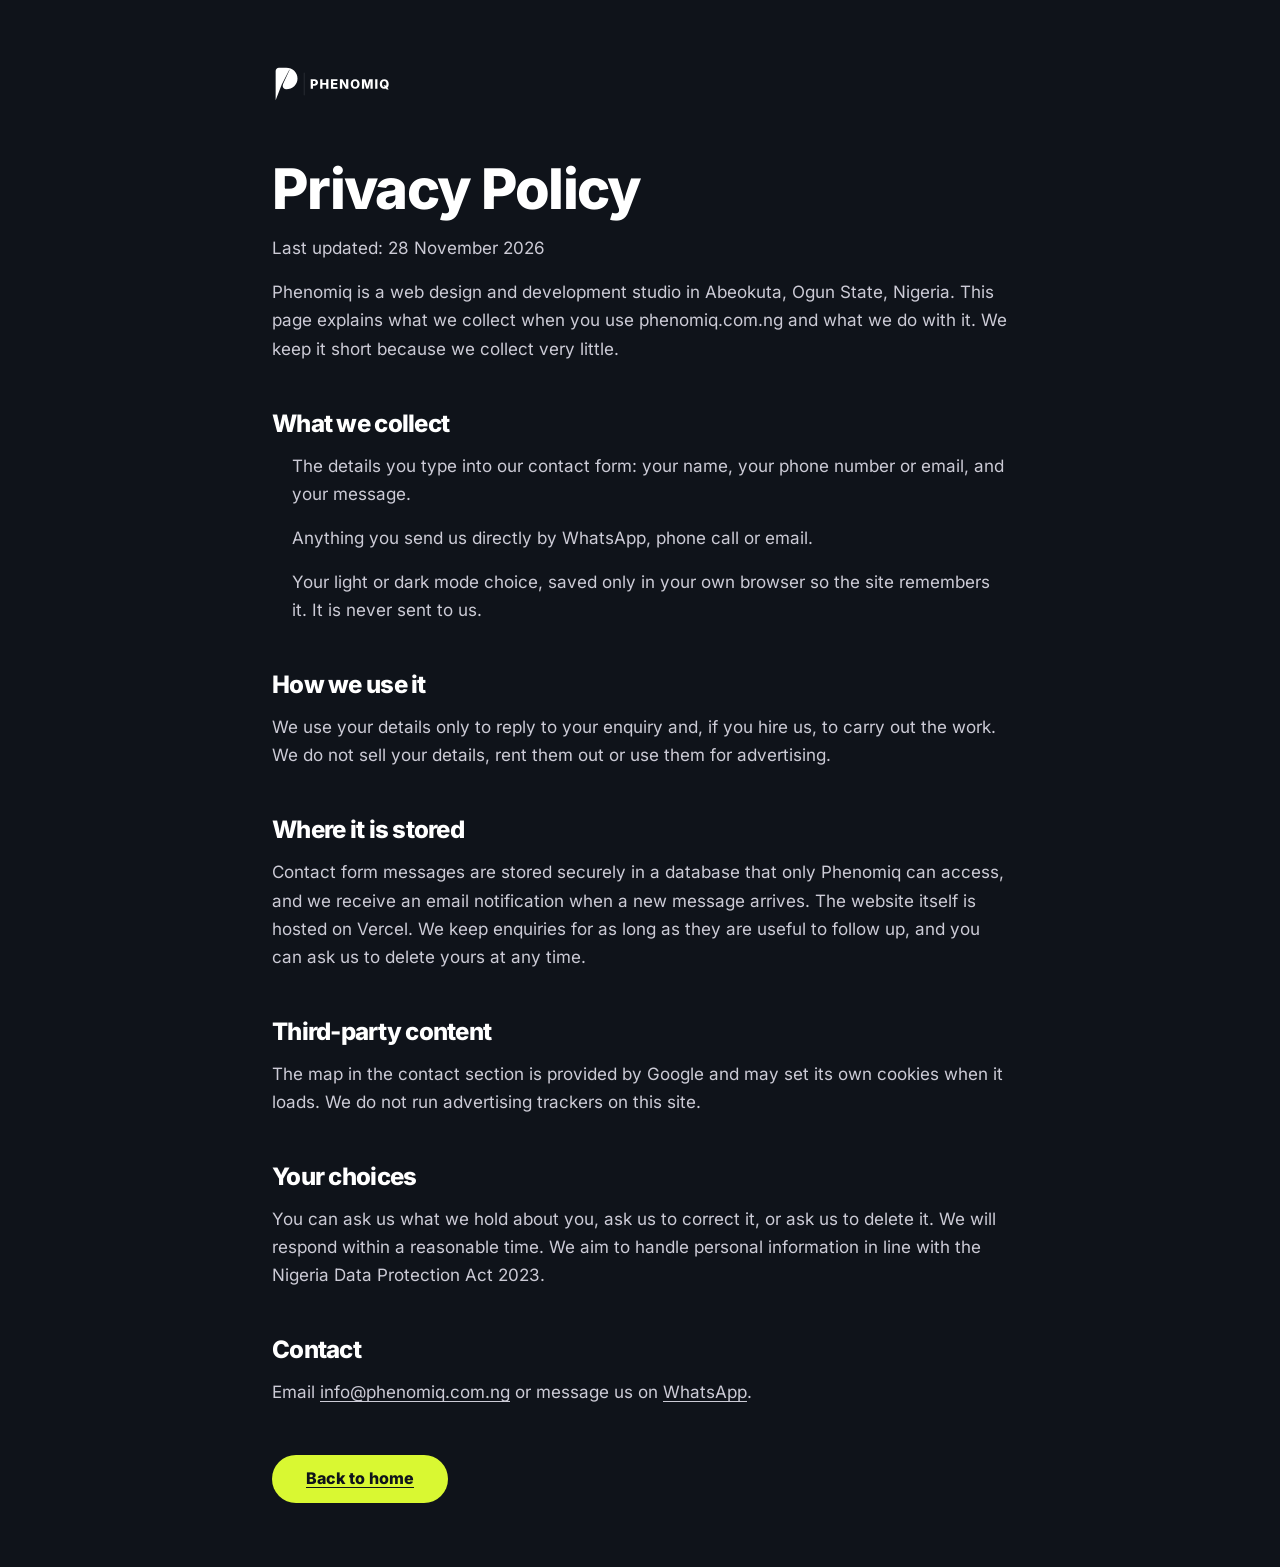
<file: privacy.html>
<!DOCTYPE html>
<html lang="en" data-theme="dark">
<head>
<meta charset="UTF-8">
<meta name="viewport" content="width=device-width, initial-scale=1">
<meta name="robots" content="index, follow">
<meta name="theme-color" content="#0F131A">
<title>Privacy Policy | Phenomiq</title>
<meta name="description" content="What Phenomiq collects when you use phenomiq.com.ng, how it is used and how you can ask us to delete it.">
<link rel="canonical" href="https://phenomiq.com.ng/privacy.html">
<link rel="icon" href="/favicon.ico" sizes="any">
<link rel="icon" type="image/svg+xml" href="/favicon.svg">
<link rel="apple-touch-icon" href="/apple-touch-icon.png">
<link rel="preload" href="/assets/fonts/inter-latin-wght-normal.woff2" as="font" type="font/woff2" crossorigin>
<script>
(function () {
  var t = 'dark';
  try { var saved = localStorage.getItem('phenomiq-theme'); if (saved === 'light' || saved === 'dark') t = saved; } catch (e) {}
  document.documentElement.setAttribute('data-theme', t);
  var m = document.querySelector('meta[name="theme-color"]');
  if (m) m.setAttribute('content', t === 'light' ? '#FFFFFF' : '#0F131A');
})();
</script>
<link rel="stylesheet" href="/css/styles.css">
<style>
  .legal { padding: calc(var(--s5) + 1rem) 0 var(--s6); }
  .legal .wrap { max-width: 46rem; }
  .legal .brand { margin-bottom: var(--s5); display: inline-block; }
  .legal h1 { font-size: clamp(2.25rem, 6vw, 3.5rem); }
  .legal .updated { margin-top: var(--s2); color: var(--muted); }
  .legal h2 { font-size: 1.5rem; margin-top: var(--s5); }
  .legal p, .legal li { margin-top: var(--s2); font-size: 1.0625rem; line-height: 1.65; }
  .legal ul { padding-left: 1.25rem; margin: 0; }
  .legal a { text-decoration: underline; text-underline-offset: 3px; }
  .legal .back { margin-top: var(--s5); }
</style>
</head>
<body>
<a class="skip-link" href="#main">Skip to content</a>
<main id="main" class="legal">
  <div class="wrap">
    <a class="brand" href="/" aria-label="Phenomiq, home">
      <img class="logo-dark" src="/assets/logos/phenomiq-logo-horizontal-white.svg" alt="Phenomiq" width="121" height="40">
      <img class="logo-light" src="/assets/logos/phenomiq-logo-horizontal-ink.svg" alt="Phenomiq" width="121" height="40">
    </a>
    <h1>Privacy Policy</h1>
    <p class="updated">Last updated: 28 November 2026</p>
    <p>Phenomiq is a web design and development studio in Abeokuta, Ogun State, Nigeria. This page explains what we collect when you use phenomiq.com.ng and what we do with it. We keep it short because we collect very little.</p>

    <h2>What we collect</h2>
    <ul>
      <li>The details you type into our contact form: your name, your phone number or email, and your message.</li>
      <li>Anything you send us directly by WhatsApp, phone call or email.</li>
      <li>Your light or dark mode choice, saved only in your own browser so the site remembers it. It is never sent to us.</li>
    </ul>

    <h2>How we use it</h2>
    <p>We use your details only to reply to your enquiry and, if you hire us, to carry out the work. We do not sell your details, rent them out or use them for advertising.</p>

    <h2>Where it is stored</h2>
    <p>Contact form messages are stored securely in a database that only Phenomiq can access, and we receive an email notification when a new message arrives. The website itself is hosted on Vercel. We keep enquiries for as long as they are useful to follow up, and you can ask us to delete yours at any time.</p>

    <h2>Third-party content</h2>
    <p>The map in the contact section is provided by Google and may set its own cookies when it loads. We do not run advertising trackers on this site.</p>

    <h2>Your choices</h2>
    <p>You can ask us what we hold about you, ask us to correct it, or ask us to delete it. We will respond within a reasonable time. We aim to handle personal information in line with the Nigeria Data Protection Act 2023.</p>

    <h2>Contact</h2>
    <p>Email <a href="mailto:info@phenomiq.com.ng">info@phenomiq.com.ng</a> or message us on <a href="https://wa.me/2348125813963" target="_blank" rel="noopener">WhatsApp<span class="visually-hidden"> (opens in a new tab)</span></a>.</p>

    <p class="back"><a class="btn" href="/">Back to home</a></p>
  </div>
</main>
</body>
</html>
</file>
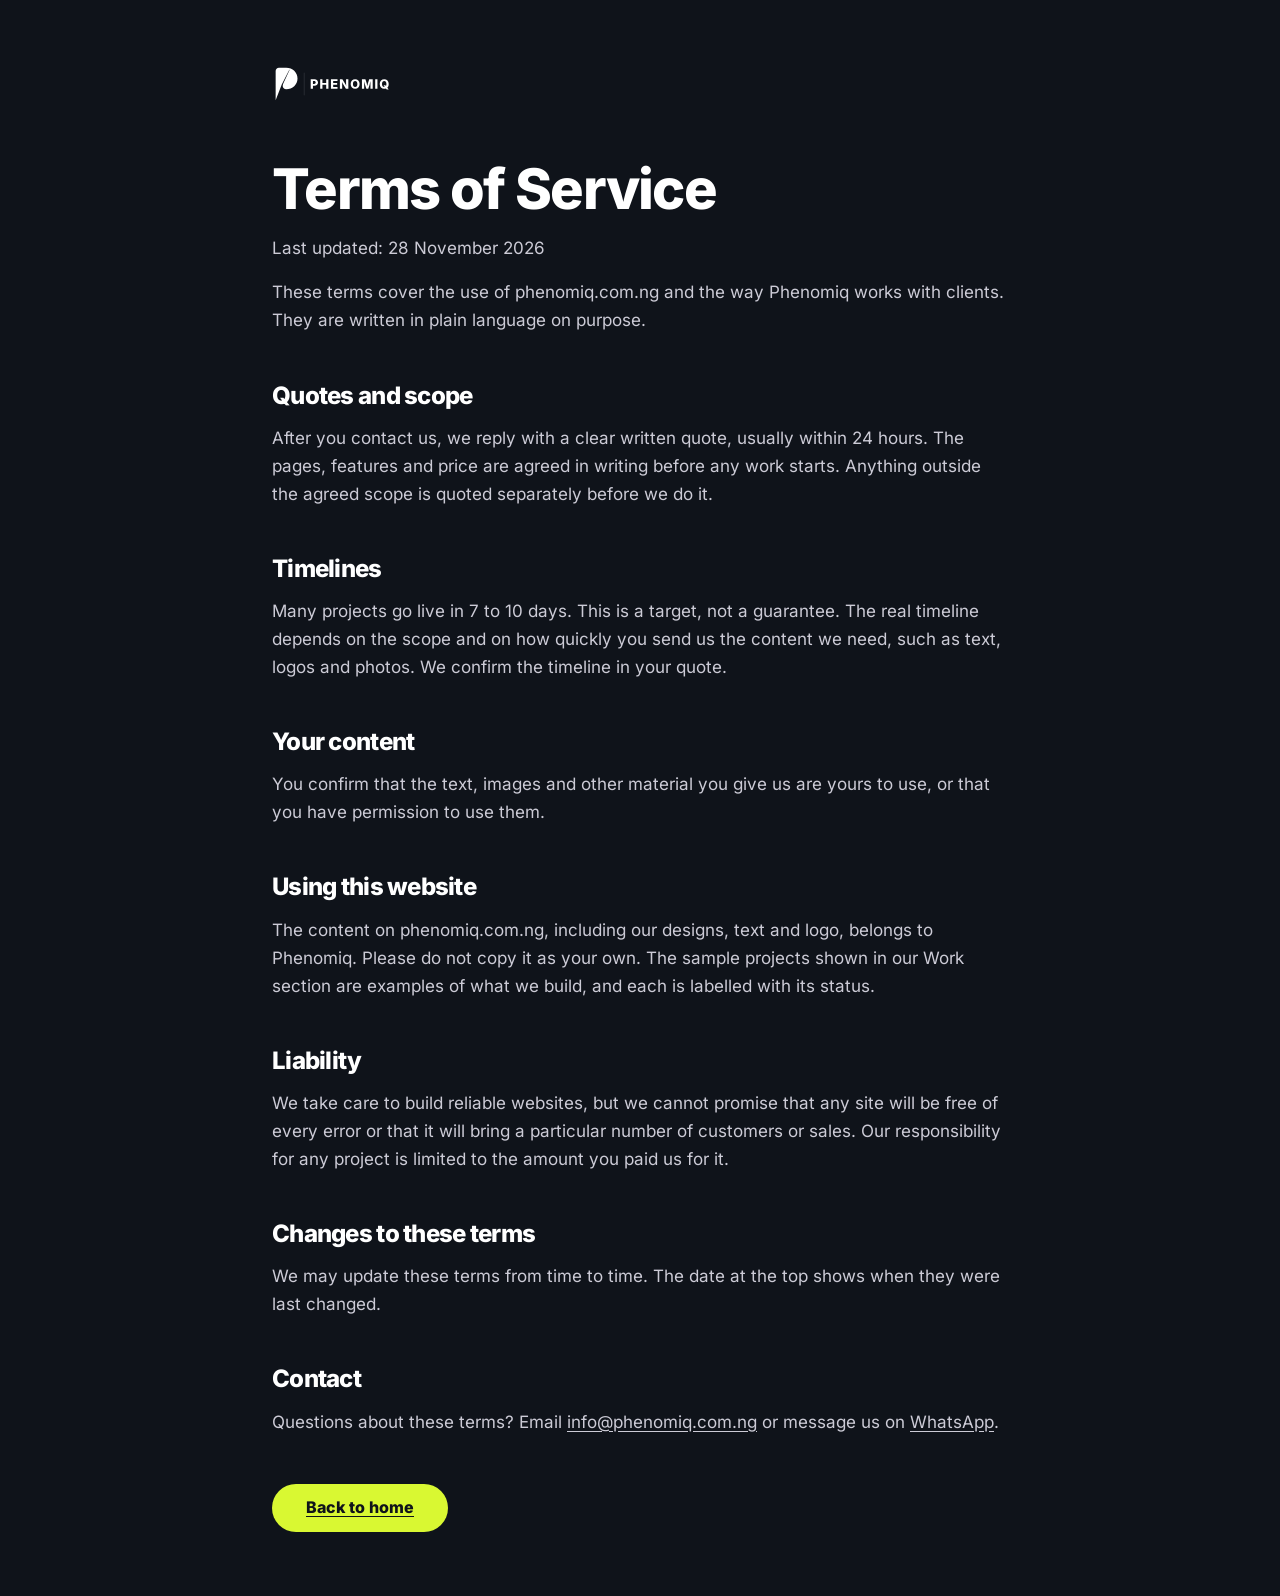
<file: terms.html>
<!DOCTYPE html>
<html lang="en" data-theme="dark">
<head>
<meta charset="UTF-8">
<meta name="viewport" content="width=device-width, initial-scale=1">
<meta name="robots" content="index, follow">
<meta name="theme-color" content="#0F131A">
<title>Terms of Service | Phenomiq</title>
<meta name="description" content="Plain-language terms for using phenomiq.com.ng and working with Phenomiq, a web design studio in Abeokuta, Nigeria.">
<link rel="canonical" href="https://phenomiq.com.ng/terms.html">
<link rel="icon" href="/favicon.ico" sizes="any">
<link rel="icon" type="image/svg+xml" href="/favicon.svg">
<link rel="apple-touch-icon" href="/apple-touch-icon.png">
<link rel="preload" href="/assets/fonts/inter-latin-wght-normal.woff2" as="font" type="font/woff2" crossorigin>
<script>
(function () {
  var t = 'dark';
  try { var saved = localStorage.getItem('phenomiq-theme'); if (saved === 'light' || saved === 'dark') t = saved; } catch (e) {}
  document.documentElement.setAttribute('data-theme', t);
  var m = document.querySelector('meta[name="theme-color"]');
  if (m) m.setAttribute('content', t === 'light' ? '#FFFFFF' : '#0F131A');
})();
</script>
<link rel="stylesheet" href="/css/styles.css">
<style>
  .legal { padding: calc(var(--s5) + 1rem) 0 var(--s6); }
  .legal .wrap { max-width: 46rem; }
  .legal .brand { margin-bottom: var(--s5); display: inline-block; }
  .legal h1 { font-size: clamp(2.25rem, 6vw, 3.5rem); }
  .legal .updated { margin-top: var(--s2); color: var(--muted); }
  .legal h2 { font-size: 1.5rem; margin-top: var(--s5); }
  .legal p, .legal li { margin-top: var(--s2); font-size: 1.0625rem; line-height: 1.65; }
  .legal ul { padding-left: 1.25rem; margin: 0; }
  .legal a { text-decoration: underline; text-underline-offset: 3px; }
  .legal .back { margin-top: var(--s5); }
</style>
</head>
<body>
<a class="skip-link" href="#main">Skip to content</a>
<main id="main" class="legal">
  <div class="wrap">
    <a class="brand" href="/" aria-label="Phenomiq, home">
      <img class="logo-dark" src="/assets/logos/phenomiq-logo-horizontal-white.svg" alt="Phenomiq" width="121" height="40">
      <img class="logo-light" src="/assets/logos/phenomiq-logo-horizontal-ink.svg" alt="Phenomiq" width="121" height="40">
    </a>
    <h1>Terms of Service</h1>
    <p class="updated">Last updated: 28 November 2026</p>
    <p>These terms cover the use of phenomiq.com.ng and the way Phenomiq works with clients. They are written in plain language on purpose.</p>

    <h2>Quotes and scope</h2>
    <p>After you contact us, we reply with a clear written quote, usually within 24 hours. The pages, features and price are agreed in writing before any work starts. Anything outside the agreed scope is quoted separately before we do it.</p>

    <h2>Timelines</h2>
    <p>Many projects go live in 7 to 10 days. This is a target, not a guarantee. The real timeline depends on the scope and on how quickly you send us the content we need, such as text, logos and photos. We confirm the timeline in your quote.</p>

    <h2>Your content</h2>
    <p>You confirm that the text, images and other material you give us are yours to use, or that you have permission to use them.</p>

    <h2>Using this website</h2>
    <p>The content on phenomiq.com.ng, including our designs, text and logo, belongs to Phenomiq. Please do not copy it as your own. The sample projects shown in our Work section are examples of what we build, and each is labelled with its status.</p>

    <h2>Liability</h2>
    <p>We take care to build reliable websites, but we cannot promise that any site will be free of every error or that it will bring a particular number of customers or sales. Our responsibility for any project is limited to the amount you paid us for it.</p>

    <h2>Changes to these terms</h2>
    <p>We may update these terms from time to time. The date at the top shows when they were last changed.</p>

    <h2>Contact</h2>
    <p>Questions about these terms? Email <a href="mailto:info@phenomiq.com.ng">info@phenomiq.com.ng</a> or message us on <a href="https://wa.me/2348125813963" target="_blank" rel="noopener">WhatsApp<span class="visually-hidden"> (opens in a new tab)</span></a>.</p>

    <p class="back"><a class="btn" href="/">Back to home</a></p>
  </div>
</main>
</body>
</html>
</file>
<file: css/styles.css>
/* ==========================================================================
   Phenomiq website, Brand Identity v1.0
   Plain CSS (no Tailwind, no CDN). Fonts are loaded by <link> in each HTML file.
   Sections: 1 Tokens · 2 Base · 3 Layout · 4 Header and menu · 5 Hero ·
             6 About · 7 Services · 8 Work · 9 How we work · 10 Contact ·
             11 Footer · 12 Sticky bar · 13 Motion
   ========================================================================== */

/* Inter, hosted on this site (faster, and no dependency on Google Fonts) */
@font-face {
  font-family: 'Inter';
  font-style: normal;
  font-weight: 100 900;
  font-display: swap;
  src: url("../assets/fonts/inter-latin-wght-normal.woff2") format("woff2");
  unicode-range: U+0000-00FF, U+0131, U+0152-0153, U+02BB-02BC, U+02C6, U+02DA, U+02DC, U+2000-206F, U+20AC, U+2122, U+2191, U+2193, U+2212, U+2215, U+FEFF, U+FFFD;
}
/* Fallback tuned to Inter's metrics so text does not jump when the font loads */
@font-face {
  font-family: 'Inter Fallback';
  src: local('Arial');
  size-adjust: 107%;
  ascent-override: 90%;
  descent-override: 22%;
  line-gap-override: 0%;
}

/* 1. TOKENS (from the brand kit's tokens.css) ------------------------------ */
:root {
  --ink: #0F131A;
  --violet: #6633F5;
  --lime: #D9F832;
  --cream: #F0EAE4;
  --mist: #CCCBD6;
  --slate: #5A6272;
  --white: #FFFFFF;
  --ink-80: #363D4B;
  --violet-tint: #EEE9FE;
  --violet-deep: #4A22C4;

  /* Site-only additions (not part of the brand palette) */
  --surface: #161B25;          /* card surface, one step above Ink */
  --line: rgba(255, 255, 255, .10);
  --error: #FF8A8A;            /* form errors only */

  --font: 'Inter', 'Inter Fallback', system-ui, -apple-system, 'Segoe UI', Arial, sans-serif;
  --radius: 14px;
  --radius-pill: 999px;
  --slash: -28deg;

  /* One spacing scale, used everywhere */
  --s1: .5rem;   /*  8 */
  --s2: 1rem;    /* 16 */
  --s3: 1.5rem;  /* 24 */
  --s4: 2rem;    /* 32 */
  --s5: 3rem;    /* 48 */
  --s6: 4rem;    /* 64 */
  --s7: 6rem;    /* 96 */

  --header-h: 68px;
  --gutter: max(20px, 5vw);

  /* THEME TOKENS. Dark is the brand default. Light overrides them below.
     Every colour that changes between themes is listed here, once. */
  color-scheme: dark;
  --bg: var(--ink);
  --heading: var(--white);
  --text: var(--mist);
  --muted: var(--mist);
  --line-strong: var(--slate);
  --chrome: var(--ink-80);          /* menu button + pill */
  --chrome-line: rgba(255, 255, 255, .18);
  --hover-tint: rgba(255, 255, 255, .12);
  --accent: var(--lime);            /* slashes, underlines, big numbers */
  --accent-hover: var(--lime);
  --focus: var(--lime);
  --btn-hover-bg: var(--white);
  --btn-hover-fg: var(--ink);
  --field-bg: var(--ink);
  --field-line: #8A8F9C;
  --placeholder: #A3A4B3;
  --ok: var(--lime);
  --glow-opacity: 1;
  --watermark: var(--white);
  --watermark-opacity: .045;
  --shadow: 0 18px 50px rgba(0, 0, 0, .5);
  --map-filter: grayscale(.4) contrast(1.05);
  --select-arrow: url("data:image/svg+xml,%3Csvg xmlns='http://www.w3.org/2000/svg' viewBox='0 0 24 24' fill='none' stroke='%23CCCBD6' stroke-width='2.4' stroke-linecap='round' stroke-linejoin='round'%3E%3Cpath d='m6 9 6 6 6-6'/%3E%3C/svg%3E");
}

/* Light theme. Same layout, same brand colours, swapped roles. */
:root[data-theme="light"] {
  color-scheme: light;
  --bg: var(--white);
  --surface: var(--cream);
  --heading: var(--ink);
  --text: var(--ink-80);
  --muted: var(--slate);
  --line: rgba(15, 19, 26, .14);
  --line-strong: var(--slate);
  --chrome: var(--white);
  --chrome-line: rgba(15, 19, 26, .35);
  --hover-tint: rgba(15, 19, 26, .08);
  --accent: var(--violet);          /* never Lime on white (brand rule) */
  --accent-hover: var(--violet-deep);
  --focus: var(--violet);
  --btn-hover-bg: var(--ink);
  --btn-hover-fg: var(--white);
  --field-bg: var(--white);
  --field-line: var(--slate);
  --placeholder: var(--slate);
  --error: #B42318;
  --ok: #166534;
  --glow-opacity: .32;
  --watermark: var(--violet);
  --watermark-opacity: .06;
  --shadow: 0 18px 50px rgba(15, 19, 26, .18);
  --map-filter: none;
  --select-arrow: url("data:image/svg+xml,%3Csvg xmlns='http://www.w3.org/2000/svg' viewBox='0 0 24 24' fill='none' stroke='%235A6272' stroke-width='2.4' stroke-linecap='round' stroke-linejoin='round'%3E%3Cpath d='m6 9 6 6 6-6'/%3E%3C/svg%3E");
}

/* 2. BASE ------------------------------------------------------------------ */
*, *::before, *::after { box-sizing: border-box; }

html { scroll-behavior: smooth; -webkit-text-size-adjust: 100%; }

body {
  margin: 0;
  font-family: var(--font);
  font-size: 1rem;
  line-height: 1.6;
  font-weight: 400;
  color: var(--text);
  background: var(--bg);
  -webkit-font-smoothing: antialiased;
  overflow-x: hidden;
}

img, svg { display: block; max-width: 100%; }
a { color: inherit; }
button, input, select, textarea { font: inherit; color: inherit; }

h1, h2, h3, h4 {
  margin: 0;
  font-weight: 800;
  letter-spacing: -.03em;
  line-height: 1.05;
  text-wrap: balance;
  color: var(--heading);
}
p { margin: 0; }
ul, ol { margin: 0; padding: 0; list-style: none; }

section[id] { scroll-margin-top: calc(var(--header-h) + var(--s1)); }

:focus-visible { outline: 3px solid var(--focus); outline-offset: 3px; }
.on-cream :focus-visible { outline-color: var(--violet); }
.site-footer :focus-visible { outline-color: var(--lime); }
#top:focus, #main:focus { outline: none; }

::selection { background: var(--lime); color: var(--ink); }

.visually-hidden {
  position: absolute !important;
  width: 1px; height: 1px;
  overflow: hidden; clip: rect(0 0 0 0);
  white-space: nowrap;
}

.skip-link {
  position: absolute; left: 12px; top: -60px; z-index: 100;
  background: var(--lime); color: var(--ink); font-weight: 700;
  padding: .6rem var(--s2); border-radius: var(--radius-pill); text-decoration: none;
}
.skip-link:focus { top: 12px; }

/* Brand label: 11-13 px, 700, uppercase, +22% tracking. Used for small labels only. */
.label {
  font-size: .75rem; font-weight: 700;
  letter-spacing: .22em; text-transform: uppercase;
}

/* The 28 degree slash, used as a bullet and divider */
.slash {
  display: inline-block; flex: none;
  width: .55rem; height: .9rem;
  background: var(--accent);
  transform: skewX(var(--slash));
}
.on-cream .slash { background: var(--violet); }

/* Palette bar: Ink / Violet / Lime in 7:2:1 */
.palette-bar { display: flex; height: 8px; }
.palette-bar i { display: block; }
.palette-bar i:nth-child(1) { flex: 7; background: var(--ink); }
.palette-bar i:nth-child(2) { flex: 2; background: var(--violet); }
.palette-bar i:nth-child(3) { flex: 1; background: var(--lime); }

/* Buttons: pill shaped. Hover is an instant swap, :active is a small press. */
.btn {
  display: inline-flex; align-items: center; justify-content: center; gap: var(--s1);
  min-height: 48px;
  padding: .8rem var(--s4);
  border: 2px solid transparent;
  border-radius: var(--radius-pill);
  background: var(--lime); color: var(--ink);
  font-weight: 800; font-size: 1rem; line-height: 1.2;
  text-decoration: none; cursor: pointer;
}
.btn:hover { background: var(--btn-hover-bg); color: var(--btn-hover-fg); }
.btn:active { transform: translateY(2px); }
.btn:disabled { opacity: .6; cursor: wait; }
.btn-ghost {
  background: transparent; color: var(--heading);
  border-color: var(--line-strong); font-weight: 700;
}
.btn-ghost:hover { background: transparent; color: var(--heading); border-color: var(--heading); }

.icon {
  width: 1.25rem; height: 1.25rem; flex: none;
  fill: none; stroke: currentColor; stroke-width: 2;
  stroke-linecap: round; stroke-linejoin: round;
}

/* 3. LAYOUT ---------------------------------------------------------------- */
.wrap { width: min(1120px, 100% - 2 * var(--gutter)); margin-inline: auto; }

.section { position: relative; padding-block: clamp(var(--s6), 11vw, 8rem); }
.section--cream { background: var(--cream); color: var(--ink-80); }
/* Cream sections look the same in both themes, so they pin their own colour tokens */
.on-cream {
  --heading: var(--ink); --text: var(--ink-80); --muted: var(--slate);
  --line: rgba(15, 19, 26, .14); --line-strong: var(--slate);
  --accent: var(--violet); --accent-hover: var(--violet-deep); --focus: var(--violet);
}
.section--cream h2, .section--cream h3 { color: var(--ink); }

.section-head { max-width: 40rem; margin-bottom: clamp(var(--s4), 6vw, var(--s6)); }
.section-head h2 { font-size: clamp(2.5rem, 5.2vw, 3.75rem); }
.section-head p { margin-top: var(--s2); font-size: 1.125rem; }

/* 4. HEADER AND FLOATING PILL MENU ---------------------------------------- */
.site-header {
  position: fixed; inset: 0 0 auto 0; z-index: 50;
  height: var(--header-h);
  border-bottom: 1px solid transparent;
}
.site-header.is-scrolled { background: var(--bg); border-bottom-color: var(--line); }
.site-header .wrap {
  height: 100%; display: flex; align-items: center; justify-content: space-between; gap: var(--s2);
}
.brand { display: block; line-height: 0; margin-right: auto; }
.brand img { height: 40px; width: auto; }
/* Two logo files, one shown per theme. The hidden one is display:none, so screen readers skip it. */
.logo-light { display: none; }
:root[data-theme="light"] .logo-dark { display: none; }
:root[data-theme="light"] .logo-light { display: block; }

.menu-btn, .theme-toggle {
  display: inline-flex; align-items: center; justify-content: center;
  width: 48px; height: 48px;
  border-radius: var(--radius-pill);
  border: 1px solid var(--chrome-line);
  background: var(--chrome);
  color: var(--heading); cursor: pointer;
}
.theme-toggle[hidden] { display: none; }
/* Sun shows while dark mode is on; moon shows while light mode is on. */
.theme-toggle .icon-moon { display: none; }
:root[data-theme="light"] .theme-toggle .icon-sun { display: none; }
:root[data-theme="light"] .theme-toggle .icon-moon { display: block; }
.menu-btn .icon { stroke-width: 2.2; }
.menu-btn .icon-close { display: none; }
.menu-btn[aria-expanded="true"] .icon-open { display: none; }
.menu-btn[aria-expanded="true"] .icon-close { display: block; }

/* One pill, same links on every screen size. Phones: it pops out of the hamburger. */
.pill {
  position: fixed; top: calc(var(--header-h) + 4px); right: max(16px, 4vw);
  width: min(300px, calc(100vw - 32px));
  padding: var(--s1);
  background: var(--chrome);
  border: 1px solid var(--chrome-line);
  border-radius: 28px;
  box-shadow: var(--shadow);
  opacity: 0; visibility: hidden;
  transform: translateY(-8px) scale(.97); transform-origin: top right;
  transition: opacity .2s ease, transform .2s ease, visibility 0s linear .2s;
}
.pill.is-open {
  opacity: 1; visibility: visible; transform: none;
  transition: opacity .2s ease, transform .2s ease;
}
.pill ul { display: grid; gap: 2px; }
.pill a {
  display: flex; align-items: center; gap: var(--s2);
  min-height: 48px; padding: .5rem var(--s2);
  border-radius: var(--radius-pill);
  color: var(--heading); font-weight: 600; text-decoration: none;
}
.pill a:hover, .pill a[aria-current="location"] { background: var(--hover-tint); }
.pill .pill-cta { margin-top: 6px; background: var(--lime); color: var(--ink); font-weight: 800; justify-content: center; }
.pill .pill-cta:hover { background: var(--btn-hover-bg); color: var(--btn-hover-fg); }

@media (min-width: 880px) {
  .menu-btn { display: none; }
  .pill {
    position: static; width: auto; padding: 4px;
    opacity: 1; visibility: visible; transform: none;
    border-radius: var(--radius-pill);
    box-shadow: none;
    transition: none;
  }
  .pill ul { display: flex; align-items: center; gap: 2px; }
  .pill a { min-height: 44px; padding: .4rem 1.15rem; font-size: .95rem; }
  .pill .icon { display: none; }
  .pill li:last-child { margin-left: 4px; }
  .pill .pill-cta { margin-top: 0; }
}

/* 5. HERO ------------------------------------------------------------------ */
.hero {
  position: relative; overflow: hidden;
  padding: calc(var(--header-h) + clamp(var(--s5), 9vw, 7rem)) 0 clamp(var(--s5), 8vw, var(--s7));
  background: var(--bg);
}
/* P-monogram watermark at about 5%, cropped by the page edge */
.hero::after {
  content: ""; position: absolute; z-index: 0; pointer-events: none;
  right: -9%; top: 50%;
  width: min(80vw, 700px); aspect-ratio: 198 / 284;
  transform: translateY(-50%);
  background-color: var(--watermark);
  -webkit-mask: url("../assets/logos/phenomiq-icon-white.svg") center / contain no-repeat;
  mask: url("../assets/logos/phenomiq-icon-white.svg") center / contain no-repeat;
  opacity: var(--watermark-opacity);
}
.hero .wrap { position: relative; z-index: 2; }
.hero h1 {
  font-size: clamp(2.5rem, 9vw, 5.5rem);
  max-width: 15ch;
}
.hero .lead {
  margin-top: var(--s4); max-width: 34rem;
  font-size: clamp(1.0625rem, 2.2vw, 1.25rem); color: var(--text);
}
.hero-cta { margin-top: var(--s4); display: flex; flex-wrap: wrap; gap: var(--s2); }

/* Three short promises, slash separated (plain text, no stat cards) */
.promises {
  margin-top: clamp(var(--s5), 8vw, var(--s7));
  display: flex; flex-wrap: wrap; gap: var(--s1) var(--s3);
  color: var(--heading); font-weight: 600;
}
.promises li { display: flex; align-items: center; gap: .75rem; }

/* Soft Violet glow. Pre-blurred gradients, transform-only animation. */
.glow { position: absolute; inset: 0; z-index: 1; overflow: hidden; pointer-events: none; opacity: var(--glow-opacity); }
.glow i {
  position: absolute; display: block; border-radius: 50%;
  will-change: transform;
  animation: drift 26s ease-in-out infinite alternate;
}
.glow i:nth-child(1) {
  width: min(88vw, 820px); aspect-ratio: 1; left: -22%; top: -18%;
  background: radial-gradient(circle, rgba(102, 51, 245, .50) 0%, rgba(102, 51, 245, 0) 68%);
}
.glow i:nth-child(2) {
  width: min(70vw, 640px); aspect-ratio: 1; right: -18%; bottom: -22%;
  background: radial-gradient(circle, rgba(74, 34, 196, .55) 0%, rgba(74, 34, 196, 0) 68%);
  animation-duration: 32s; animation-direction: alternate-reverse;
}
.glow.is-paused i { animation-play-state: paused; }
/* Contact glow fades in and out so it has no hard edge */
.contact .glow { -webkit-mask-image: linear-gradient(to bottom, transparent, #000 30%, #000 70%, transparent); mask-image: linear-gradient(to bottom, transparent, #000 30%, #000 70%, transparent); }

@keyframes drift {
  from { transform: translate3d(0, 0, 0) scale(1); }
  to   { transform: translate3d(7%, 9%, 0) scale(1.12); }
}

/* 6. ABOUT (cream) --------------------------------------------------------- */
.about { display: grid; gap: clamp(var(--s4), 6vw, 4.5rem); align-items: center; }
@media (min-width: 820px) { .about { grid-template-columns: auto 1fr; } }

.portrait {
  width: clamp(168px, 30vw, 280px); aspect-ratio: 1;
  border-radius: 50%; overflow: hidden;
  background: var(--mist);
  outline: 3px solid var(--violet); outline-offset: 8px;
}
.portrait img { width: 100%; height: 100%; object-fit: cover; object-position: center 30%; }

.about h2 { font-size: clamp(2.5rem, 5.2vw, 3.75rem); max-width: 14ch; }
.about p { margin-top: var(--s3); font-size: 1.125rem; max-width: 36rem; }
.about-name { margin-top: var(--s4); color: var(--ink); font-weight: 700; }
.about-name span { display: block; font-weight: 500; color: var(--ink-80); }

.chips { margin-top: var(--s2); display: flex; flex-wrap: wrap; gap: var(--s1); }
.chip {
  display: inline-flex; align-items: center; min-height: 36px;
  padding: .3rem .95rem; border-radius: var(--radius-pill);
  background: var(--violet-tint); color: var(--violet-deep);
  font-size: .875rem; font-weight: 600;
}
.chip--solid { background: var(--ink); color: var(--white); }
.tools-title { margin-top: var(--s4); font-weight: 700; color: var(--ink); }

/* 7. SERVICES -------------------------------------------------------------- */
/* Cards differ in width and weight on purpose: one featured, the rest quieter. */
.services { display: grid; gap: var(--s2); }
@media (min-width: 760px) {
  .services { grid-template-columns: repeat(12, 1fr); gap: var(--s3); }
  .services .card:nth-child(1) { grid-column: span 7; }
  .services .card:nth-child(2) { grid-column: span 5; }
  .services .card:nth-child(3) { grid-column: span 5; }
  .services .card:nth-child(4) { grid-column: span 7; }
  .services .card:nth-child(5) { grid-column: span 12; }
}

.card {
  display: flex; flex-direction: column;
  padding: clamp(var(--s3), 3vw, var(--s4));
  background: var(--surface);
  border-radius: var(--radius);
}
.card h3 {
  display: flex; align-items: center; gap: .75rem;
  font-size: 1.5rem; font-weight: 700; letter-spacing: -.01em; line-height: 1.2;
}
.card p { margin-top: .75rem; flex: 1; max-width: 34rem; }
.card--featured { background: var(--violet); }
.card--featured h3 { font-size: clamp(1.75rem, 3vw, 2.25rem); color: var(--white); }
.card--featured p { color: var(--white); font-size: 1.125rem; }
.card--featured .slash { background: var(--lime); }
.card-link {
  align-self: flex-start; margin-top: var(--s3);
  display: inline-flex; align-items: center; gap: .4rem; min-height: 44px;
  color: var(--heading); font-weight: 700; text-decoration: underline;
  text-decoration-color: var(--accent); text-decoration-thickness: 2px; text-underline-offset: 6px;
}
.card-link:hover { color: var(--accent-hover); }
.card--featured .card-link { color: var(--white); text-decoration-color: var(--lime); }
.card--featured .card-link:hover { color: var(--white); text-decoration-color: var(--white); }
.card--featured :focus-visible { outline-color: var(--white); }
.card-link .icon { width: 1rem; height: 1rem; }

.services-note {
  margin-top: clamp(var(--s4), 4vw, var(--s5));
  max-width: 40rem; font-size: 1.125rem; color: var(--heading); font-weight: 500;
}
.services-note span { display: block; margin-top: var(--s1); color: var(--text); font-weight: 400; }

/* 8. WORK (cream) ---------------------------------------------------------- */
.work { display: grid; gap: var(--s3); }
@media (min-width: 760px) { .work { grid-template-columns: repeat(2, 1fr); } }
@media (min-width: 1040px) { .work { grid-template-columns: repeat(3, 1fr); } }

.project {
  display: flex; flex-direction: column; overflow: hidden;
  background: var(--white);
  border-radius: var(--radius);
}
.project-media { position: relative; background: var(--ink); aspect-ratio: 5 / 4; overflow: hidden; }
.project-media img { width: 100%; height: 100%; object-fit: cover; object-position: top center; }
.project-foot { margin-top: var(--s2); display: flex; flex-wrap: wrap; align-items: center; justify-content: space-between; gap: var(--s1) var(--s2); }
.status { display: inline-flex; align-items: center; gap: .5rem; font-size: .875rem; font-weight: 600; color: var(--ink-80); }
.status::before { content: ""; width: 8px; height: 8px; border-radius: 50%; background: var(--violet); }
.project-body { display: flex; flex: 1; flex-direction: column; padding: var(--s3); }
.project h3 { font-size: 1.5rem; font-weight: 700; letter-spacing: -.01em; line-height: 1.2; }
.project p { margin-top: .75rem; flex: 1; color: var(--ink-80); }
.project-link {
  min-height: 44px;
  display: inline-flex; align-items: center; gap: .4rem;
  color: var(--violet); font-weight: 700; text-decoration: underline;
  text-decoration-thickness: 2px; text-underline-offset: 6px;
}
.project-link:hover { color: var(--violet-deep); }
.project-link .icon { width: 1rem; height: 1rem; }

/* 9. HOW WE WORK ----------------------------------------------------------- */
/* A real sequence, so it is numbered. Laid out as rows, not three cards. */
.steps { border-top: 1px solid var(--line); }
.step {
  display: grid; gap: var(--s1) var(--s4);
  padding-block: var(--s4);
  border-bottom: 1px solid var(--line);
}
@media (min-width: 820px) {
  .step { grid-template-columns: 8rem 1fr 1.2fr; align-items: baseline; padding-block: var(--s5); }
}
.step-num { color: var(--accent); font-size: 3.5rem; font-weight: 800; letter-spacing: -.03em; line-height: 1; }
.step h3 { font-size: clamp(1.75rem, 3vw, 2.25rem); font-weight: 700; letter-spacing: -.02em; }
.step p { max-width: 30rem; font-size: 1.0625rem; }

/* 10. CONTACT -------------------------------------------------------------- */
.contact { position: relative; overflow: hidden; background: var(--bg); }
.contact .wrap { position: relative; z-index: 2; }
.contact-grid { display: grid; gap: clamp(var(--s4), 6vw, 4.5rem); }
@media (min-width: 940px) { .contact-grid { grid-template-columns: 1fr 1.05fr; align-items: start; } }

.contact h2 { font-size: clamp(2.5rem, 5.2vw, 3.75rem); }
.contact .intro { margin-top: var(--s2); font-size: 1.125rem; max-width: 30rem; }

.contact-list { margin-top: var(--s4); border-top: 1px solid var(--line); }
.contact-list a, .contact-list div {
  display: block; padding: var(--s2) 0;
  color: var(--heading); text-decoration: none;
  border-bottom: 1px solid var(--line);
}
.contact-list a:hover strong { color: var(--accent-hover); }
.contact-list small { display: block; font-size: .8125rem; color: var(--muted); line-height: 1.3; }
.contact-list strong { display: block; margin-top: 2px; font-size: 1.125rem; font-weight: 700; word-break: break-word; }

.map { margin-top: var(--s4); overflow: hidden; border-radius: var(--radius); background: var(--surface); }
.map iframe { display: block; width: 100%; height: 220px; border: 0; filter: var(--map-filter); }

.form-card {
  padding: clamp(var(--s3), 4vw, var(--s5));
  background: var(--surface);
  border-radius: var(--radius);
}
.form-card h3 { font-size: 1.75rem; font-weight: 700; letter-spacing: -.01em; }
.form-grid { margin-top: var(--s3); display: grid; gap: var(--s2); }
/* name fields stack on phones, sit side by side from 560px */
.form-grid .two { display: grid; gap: var(--s2); }
@media (min-width: 560px) { .form-grid .two { grid-template-columns: 1fr 1fr; } }
.field label { display: block; margin-bottom: .5rem; font-size: .9375rem; font-weight: 600; color: var(--heading); }
.field .opt { font-weight: 400; color: var(--muted); }
.field input, .field select, .field textarea {
  width: 100%; min-height: 52px;
  padding: .8rem var(--s2);
  background: var(--field-bg); color: var(--heading);
  border: 1px solid var(--field-line);
  border-radius: 12px;
}
.field textarea { min-height: 140px; resize: vertical; }
.field input::placeholder, .field textarea::placeholder { color: var(--placeholder); }
.field input:focus, .field select:focus, .field textarea:focus { outline: 3px solid var(--focus); outline-offset: 2px; border-color: var(--focus); }
.field [aria-invalid="true"] { border-color: var(--error); }
.field select {
  appearance: none; -webkit-appearance: none; padding-right: 2.75rem;
  background-image: var(--select-arrow);
  background-repeat: no-repeat; background-position: right 1rem center; background-size: 1.25rem;
}
.field select option { color: var(--ink); background: var(--white); }
.field-error { margin-top: .4rem; font-size: .875rem; font-weight: 600; color: var(--error); }
.hp { position: absolute; left: -9999px; width: 1px; height: 1px; overflow: hidden; }

.form-card .btn { width: 100%; margin-top: var(--s1); }
.privacy { margin-top: var(--s2); font-size: .875rem; color: var(--muted); }
.form-note { margin-top: var(--s2); min-height: 1.5em; font-weight: 600; }
.form-note.is-ok { color: var(--ok); }
.form-note.is-error { color: var(--error); }
.form-note a { color: var(--heading); text-underline-offset: 4px; }

/* 11. FOOTER --------------------------------------------------------------- */
.site-footer { background: var(--ink); color: var(--mist); color-scheme: dark; }
.footer-main { padding-block: clamp(var(--s5), 7vw, 5rem); display: grid; gap: var(--s5); }
@media (min-width: 880px) { .footer-main { grid-template-columns: 1.4fr .8fr 1fr; gap: var(--s6); } }
.footer-brand img { height: 56px; width: auto; }
.footer-brand p { margin-top: var(--s3); max-width: 26rem; }
.footer-title { margin-bottom: var(--s2); color: var(--white); }
.footer-nav a, .footer-contact a {
  display: flex; align-items: center; min-height: 44px;
  color: var(--mist); text-decoration: none;
}
.footer-nav a:hover, .footer-contact a:hover { color: var(--lime); }

.social { margin-top: var(--s2); display: flex; gap: 10px; }
.social a {
  display: grid; place-items: center; width: 48px; height: 48px;
  border-radius: 50%; border: 1px solid rgba(240, 234, 228, .35);
  color: var(--cream);
}
.social a:hover { background: var(--lime); border-color: var(--lime); color: var(--ink); }
.social svg { width: 20px; height: 20px; }
.social .fill { fill: currentColor; stroke: none; }

.footer-bottom { border-top: 1px solid var(--line); padding-block: var(--s3); font-size: .875rem; }
.footer-bottom .wrap { display: flex; flex-wrap: wrap; justify-content: space-between; gap: var(--s1) var(--s4); }

/* 12. STICKY BAR (phones only) -------------------------------------------- */
.sticky-bar {
  position: fixed; inset: auto 0 0 0; z-index: 40;
  display: grid; grid-template-columns: 1.2fr 1fr; gap: 10px;
  padding: 10px 14px calc(10px + env(safe-area-inset-bottom));
  background: var(--bg);
  border-top: 1px solid var(--line);
}
.sticky-bar .btn { min-height: 48px; padding: .6rem var(--s2); font-size: .9375rem; }
@media (max-width: 879px) { body.has-sticky { padding-bottom: 74px; } }
@media (min-width: 880px) { .sticky-bar { display: none; } }

/* 12b. FAQ (native <details>, works with keyboard and screen readers) ------- */
.faq { max-width: 48rem; border-top: 1px solid var(--line); }
.faq details { border-bottom: 1px solid var(--line); }
.faq summary {
  display: flex; align-items: center; justify-content: space-between; gap: var(--s2);
  min-height: 56px; padding: var(--s2) 0;
  color: var(--heading); font-size: 1.125rem; font-weight: 700; line-height: 1.35;
  cursor: pointer; list-style: none;
}
.faq summary::-webkit-details-marker { display: none; }
.faq summary::after {
  content: "+"; flex: none; display: grid; place-items: center;
  width: 32px; height: 32px; border-radius: 50%;
  border: 1px solid var(--line-strong); font-size: 1.25rem; font-weight: 600; line-height: 1;
}
.faq details[open] summary::after { content: "\2212"; }
.faq details p { padding: 0 0 var(--s3); max-width: 40rem; }

/* 12c. BACK TO TOP ---------------------------------------------------------- */
.to-top {
  position: fixed; z-index: 45;
  right: max(16px, env(safe-area-inset-right));
  bottom: calc(74px + 16px + env(safe-area-inset-bottom));   /* above the phone contact bar */
  display: grid; place-items: center; width: 48px; height: 48px;
  border-radius: 50%; background: var(--violet); color: var(--white);
  border: 2px solid var(--white);
  box-shadow: var(--shadow);
  visibility: hidden;
}
.to-top.is-visible { visibility: visible; }
.to-top:hover { background: var(--violet-deep); }
.to-top:focus-visible { outline-color: var(--focus); outline-offset: 4px; }
@media (min-width: 880px) { .to-top { bottom: 24px; right: 24px; } }

/* 13. MOTION --------------------------------------------------------------- */
/* One page-load reveal in the hero. Nothing else animates unless you tap it. */
@media (prefers-reduced-motion: no-preference) {
  .hero [data-in] { animation: rise .7s cubic-bezier(.2, .7, .2, 1) both; animation-delay: calc(var(--i, 0) * 90ms + 80ms); }
  @keyframes rise { from { opacity: 0; transform: translateY(18px); } to { opacity: 1; transform: none; } }
}
@media (prefers-reduced-motion: reduce) {
  html { scroll-behavior: auto; }
  .glow i { animation: none; }
  .pill, .pill.is-open { transition: none; }
}

/* Techbehemoths verification badge: sits on a light pill so its dark text stays readable in both themes */
.tb-row{padding-block:0 1.5rem}
.tb-badge{display:inline-flex;align-items:center;background:#F4F1EA;border-radius:12px;padding:.5rem .9rem}
.tb-badge img{display:block;height:44px;width:auto}

/* Footer legal links */
.footer-legal { display: flex; flex-wrap: wrap; gap: var(--s1) var(--s3); padding-bottom: var(--s3); font-size: .875rem; }
.footer-legal a { color: var(--mist); }
.footer-legal a:hover { color: var(--lime); }

/* Desktop WhatsApp shortcut, stacked above the back-to-top button */
.wa-float { display: none; }
@media (min-width: 880px) {
  .wa-float {
    position: fixed; z-index: 44; right: 24px; bottom: 88px;
    display: inline-flex; align-items: center; gap: .5rem;
    min-height: 48px; padding: 0 1.1rem; border-radius: 999px;
    background: var(--lime); color: var(--ink); font-weight: 800; text-decoration: none;
    border: 2px solid var(--ink); box-shadow: var(--shadow);
  }
  .wa-float .icon { width: 20px; height: 20px; fill: none; stroke: currentColor; stroke-width: 2; stroke-linecap: round; stroke-linejoin: round; }
  .wa-float:hover { background: var(--btn-hover-bg); color: var(--btn-hover-fg); }
  .wa-float:focus-visible { outline-color: var(--focus); outline-offset: 4px; }
}

/* Hero: real projects on phones (screenshots of sites we built) */
.hero-phones { position: relative; display: flex; align-items: flex-start; justify-content: center; margin-top: var(--s5); }
.phone { margin: 0; width: min(44vw, 210px); aspect-ratio: 5 / 7; border-radius: 28px; border: 6px solid #1B2230; background: #1B2230; overflow: hidden; box-shadow: var(--shadow); }
.phone img { display: block; width: 100%; height: 100%; object-fit: cover; object-position: top center; }
.phone--b { margin-left: -14%; margin-top: 2.5rem; }
@media (min-width: 960px) {
  .hero-grid { display: grid; grid-template-columns: minmax(0, 1.2fr) minmax(0, .8fr); align-items: center; gap: var(--s5); }
  .hero-grid h1 { font-size: clamp(2.75rem, 4.9vw, 4.5rem); max-width: 14ch; }
  .hero-phones { margin-top: 0; justify-content: flex-end; }
  .phone { width: clamp(190px, 18vw, 250px); }
  .phone--b { margin-left: -12%; margin-top: 5rem; }
}
.footer-bottom .footer-legal { justify-content: flex-start; padding-top: var(--s2); }
</file>
